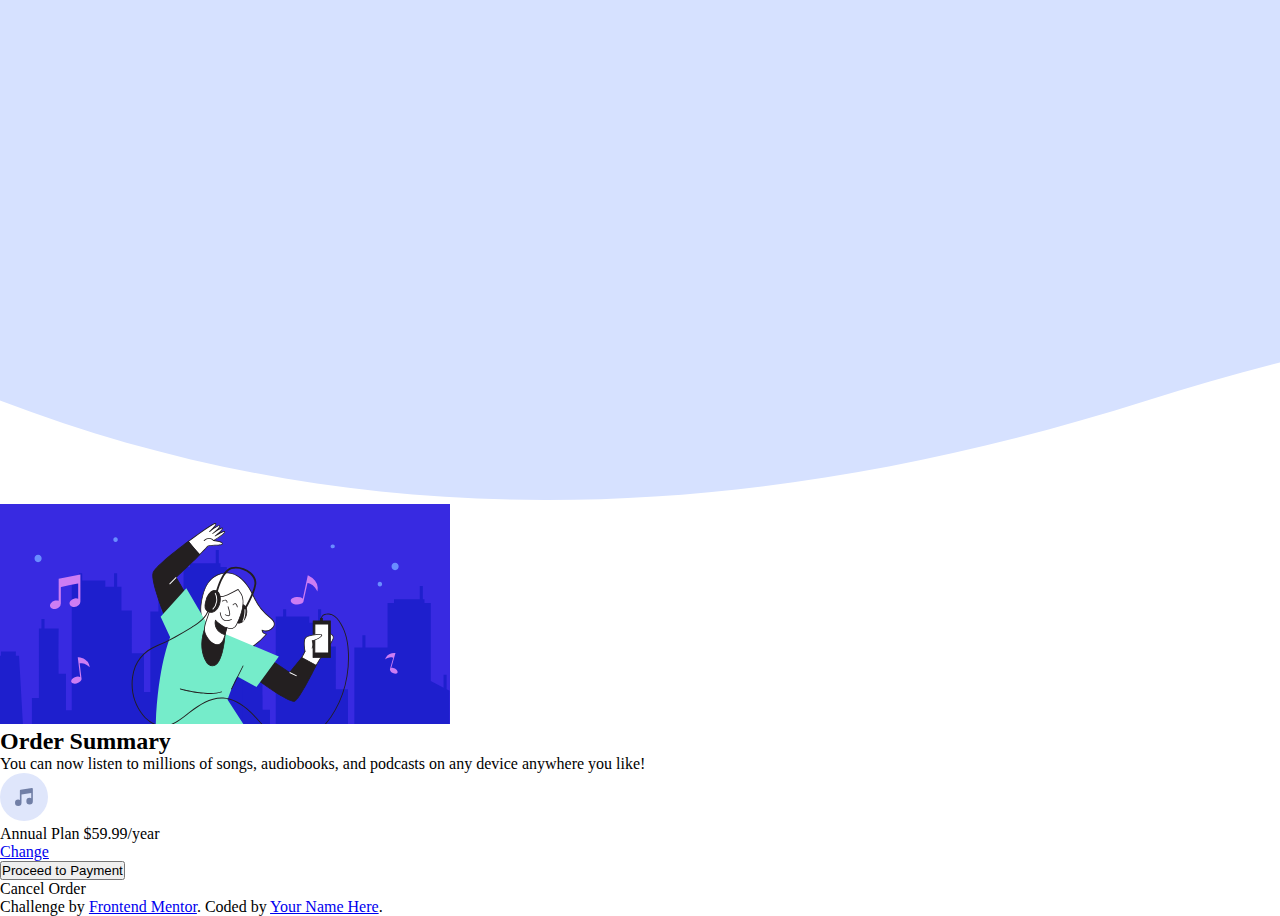
<file: HTML  CSS/Order Summaary/index.html>
<!DOCTYPE html>
<html lang="en">
<head>
  <meta charset="UTF-8">
  <meta name="viewport" content="width=device-width, initial-scale=1.0"> <!-- displays site properly based on user's device -->

  <link rel="icon" type="image/png" sizes="32x32" href="./images/favicon-32x32.png">
  
  <title>Frontend Mentor | Order summary card</title>

  <!-- Feel free to remove these styles or customise in your own stylesheet 👍 -->
  <link rel="stylesheet" href="./Stylesheets/stylesheet.css">
</head>

<body>
  <!-- TODO 
  1. Comment the code
  2. Rename the classes
  3. Create Ids if necessary -->

  
  <img class="pattern-desktop" src="./assets/pattern-background-desktop.svg" alt="pattern" width="2280px" height="500px">
  <div class="container">
    <div>
      <img src="./assets/illustration-hero.svg" alt="someone listening to music">
    </div>

    <div class="conatiner-2">
        <h2 class="heading">Order Summary</h2>

            <p class="content">You can now listen to millions of songs, audiobooks, and podcasts on any 
          device anywhere you like!</p>

            <div class="small-card">
              <div class="music">
                <img src="./assets/icon-music.svg" alt="">
                <div class="price-plan">
                  <span class="price-tag">Annual Plan</span>
                  <span class="price">$59.99/year</span>
                </div>
              </div>
              
              <a href="# ">Change</a>
            </div>

          <button class="button">Proceed to Payment</button>
          <br>

          <span class="button-2">Cancel Order</span>
    </div>
    
  </div>

  
  
  <div class="attribution">
    Challenge by <a href="https://www.frontendmentor.io?ref=challenge" target="_blank">Frontend Mentor</a>. 
    Coded by <a href="#">Your Name Here</a>.
  </div>
</body>
</html>
</file>
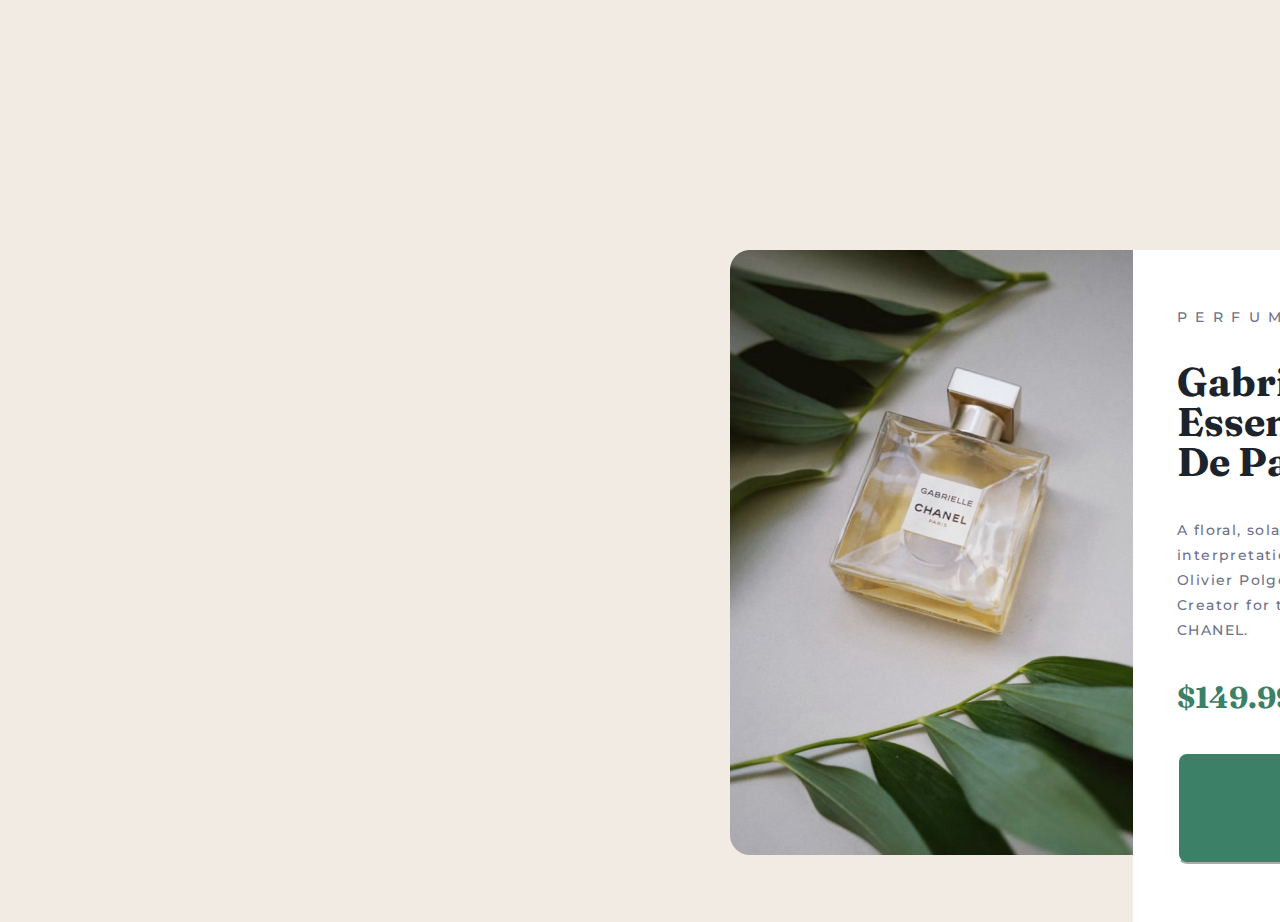
<file: HTML  CSS/Product Card/index.html>
<!DOCTYPE html>
<html lang="en">
<head>
    <meta charset="UTF-8">
    <meta name="viewport" content="width=device-width, initial-scale=1.0">
    <title>Frontend Mentor | Product preview card component</title>

    <link rel="stylesheet" href="./Stylesheets/stylesheet.css">
    <link rel="icon" type="image/png" sizes="32x32" href="./images/favicon-32x32.png">

    <!-- Fonts -->
    <!-- Montserrat -->
    <link rel="preconnect" href="https://fonts.googleapis.com">
    <link rel="preconnect" href="https://fonts.gstatic.com" crossorigin>
    <link href="https://fonts.googleapis.com/css2?family=Montserrat:wght@500;700&display=swap" rel="stylesheet">

    <!-- Fraunces -->
    <link rel="preconnect" href="https://fonts.googleapis.com">
    <link rel="preconnect" href="https://fonts.gstatic.com" crossorigin>
    <link href="https://fonts.googleapis.com/css2?family=Fraunces:opsz,wght@9..144,700&family=Montserrat:wght@500;700&display=swap" rel="stylesheet">


</head>
<body>
    <div class="card">

    <!-- Image content on left side -->
        <div class="left-container">
            <img src="./assets/images/image-product-desktop-1.png" alt="Gabrielle Essence Eau De perfume" width="403px" height="605px" />
        </div>
        
    <!-- Text content on the right side. -->
        <div class="right-container">
            
                <h3 class="heading-1">PERFUME</h3>
                    <h1 class="heading-2">Gabrielle Essence Eau De Parfum</h1>
                        <blockquote>
                            <p class="main-text ">
                                A floral, solar and voluptous 
                                interpretation composed by 
                                Olivier Polge, Perfumer-Creator 
                                for the house of CHANEL. 
                            </p>      
                        </blockquote>
                        <div class="prices">
                            <p class="newprice">$149.99</p>
                        <p class="oldprice">$169.99</p>
                        </div>
                        
                <button class="button"> 
                    <img src="./assets/images/icon-cart-1.png" alt="shopping cart" width="15" height="16">
                    <span class="button-text">Add to Cart</span>
                </button>
                
        </div>

    </div>
    
<!-- 
    <div class="attribution">
        Challenge by <a href="https://www.frontendmentor.io?ref=challenge" target="_blank">Frontend Mentor</a>. 
        Coded by <a href="#"> Mat-Dudley</a>.
    </div> -->
</body>
</html>
</file>
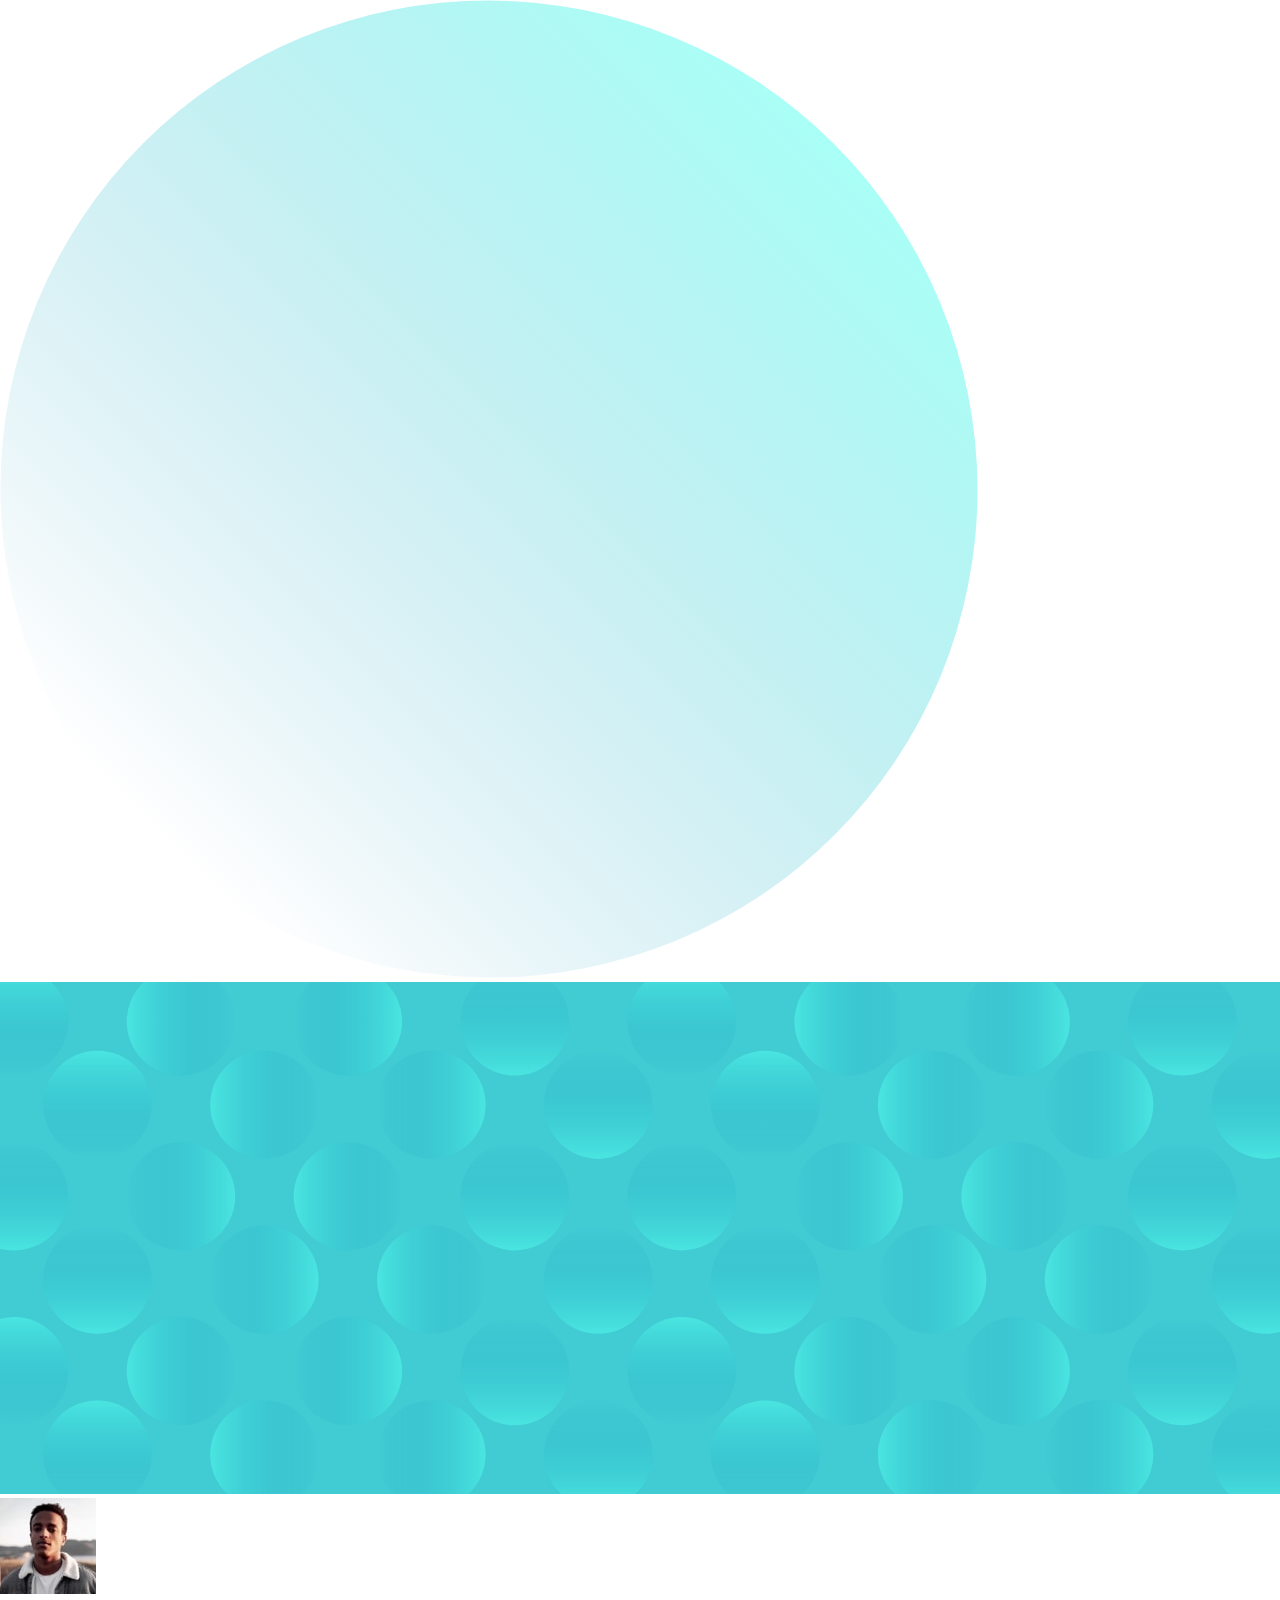
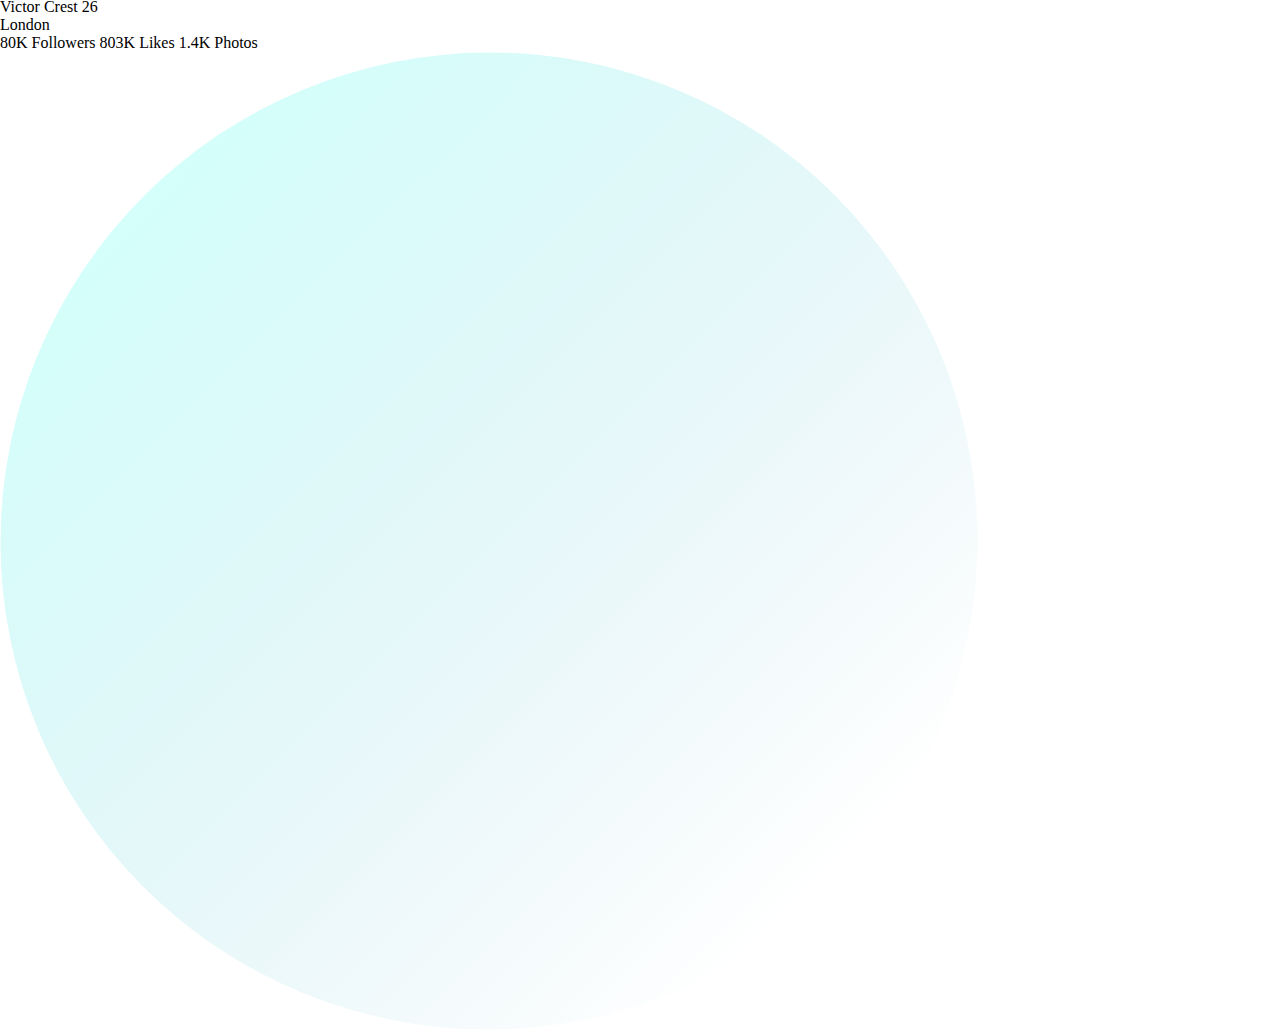
<file: HTML  CSS/Profile Card/index.html>
<!DOCTYPE html>
<html lang="en">
<head>
  <meta charset="UTF-8">
  <meta name="viewport" content="width=device-width, initial-scale=1.0"> <!-- displays site properly based on user's device -->

  <link rel="icon" type="image/png" sizes="32x32" href="./images/favicon-32x32.png">
  
  <title>Frontend Mentor | Profile card component</title>

  <link rel="stylesheet" href="./stylesheets/stylesheet.css">

  <!-- Kumbh Sans font family👍 -->
  <link rel="preconnect" href="https://fonts.googleapis.com">
  <link rel="preconnect" href="https://fonts.gstatic.com" crossorigin>
  <link href="https://fonts.googleapis.com/css2?family=Kumbh+Sans:wght@400;700&display=swap" rel="stylesheet">

</head>
<body>

  <div class="conatiner">
      <img class="pattern-top" src="./assets/bg-pattern-top.svg" alt="">

    <div class="container-2">
        
        <div class="top">
          <img src="./assets/bg-pattern-card.svg" alt="circular-blue gradient pattern"      width="100%">
        </div>

        <img class="teen-pic" src="./assets/image-victor.jpg" alt="picture of teen boy">
        
        <div class="Middle">
          <p>Victor Crest <span class="age">26</span>
          <br><span>London</span></p>

          <div class="bottom">
            <span class="col row-1">80K</span>
            <span class="col col-1">Followers</span>

            <span class="col row-1">803K</span>
            <span class="col col-1">Likes</span>

            <span class="col row-1">1.4K</span>
            <span class="col col-1">Photos</span>
          </div>

        </div>
    </div>

      <img class="pattern-bottom" src="./assets/bg-pattern-bottom.svg" alt="">
  </div>

  
  
  <!-- <div class="attribution">
    Challenge by <a href="https://www.frontendmentor.io?ref=challenge" target="_blank">Frontend Mentor</a>. 
    Coded by <a href="#">Your Name Here</a>.
  </div> -->
</body>
</html>
</file>
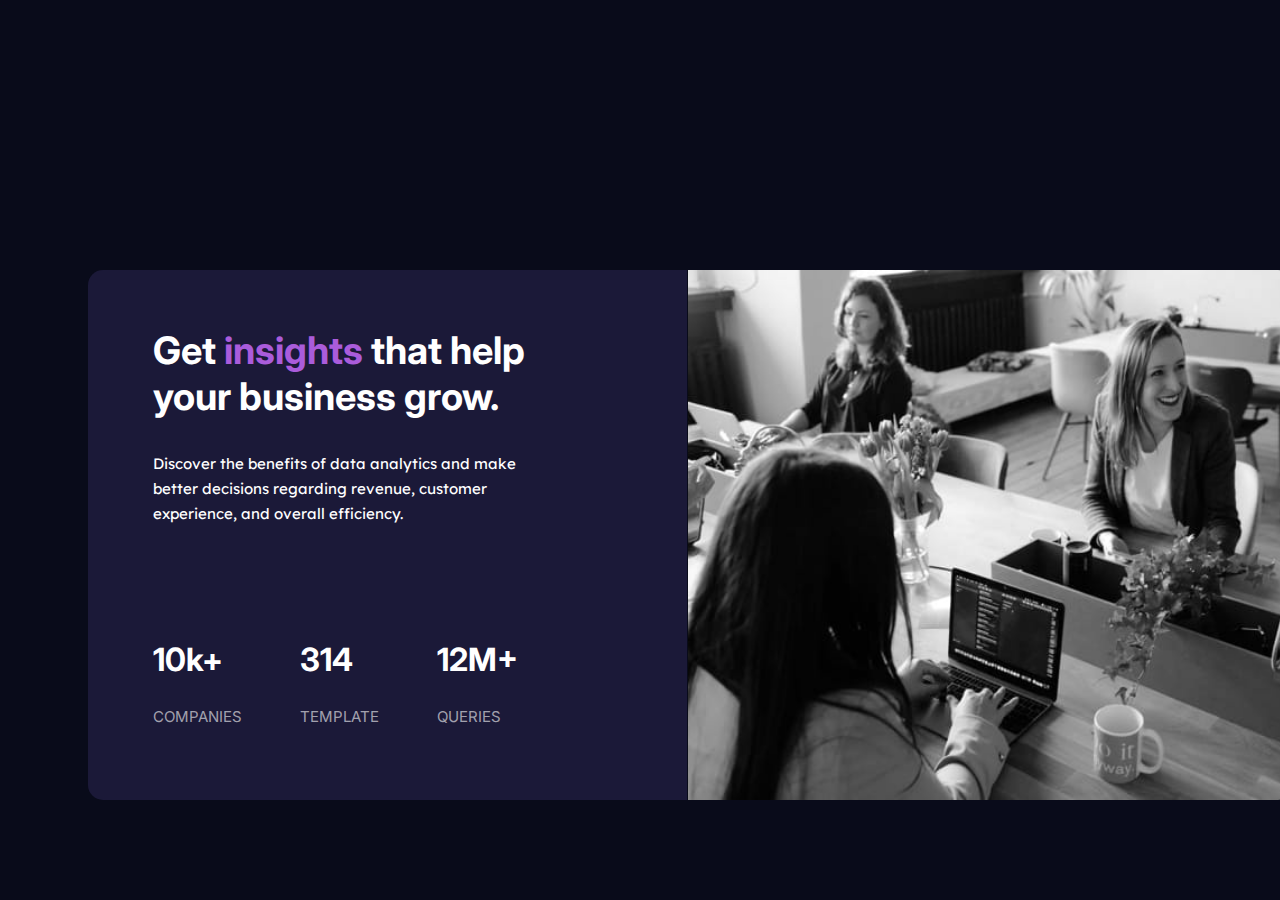
<file: HTML  CSS/Status Preview Card/index.html>
<!DOCTYPE html>
<html lang="en">
<head>
  <meta charset="UTF-8">
  <meta name="viewport" content="width=device-width, initial-scale=1.0"> <!-- displays site properly based on user's device -->

  <link rel="icon" type="image/png" sizes="32x32" href="./images/favicon-32x32.png">
  
  <title>Frontend Mentor | Stats preview card component</title>

  <link rel="stylesheet" href="./Stylesheets/stylesheet.css">

  <!-- Feel free to remove these styles or customise in your own stylesheet 👍 -->

  <!-- Fonts -->
  <!-- Inter font -->
  <link rel="preconnect" href="https://fonts.googleapis.com">
  <link rel="preconnect" href="https://fonts.gstatic.com" crossorigin>
  <link href="https://fonts.googleapis.com/css2?family=Inter:wght@400;700&display=swap" rel="stylesheet">

  <!-- Lexend Deca-->
  <link rel="preconnect" href="https://fonts.googleapis.com">
  <link rel="preconnect" href="https://fonts.gstatic.com" crossorigin>
  <link href="https://fonts.googleapis.com/css2?family=Lexend+Deca&display=swap" rel="stylesheet">

</head>
<body>

  <div class="card">

    <!-- The Content section -->
      <div class="left-container">

          <h1 class="heading">Get <span class="mini-text">insights</span> that help your business grow.</h1>

          <p class="main-text"> 
            Discover the benefits of data analytics and make
            <br>better decisions regarding revenue, customer 
            <br>experience, and overall efficiency.
          </p>
        
          <div class="stats">
            <div class="stat1">
              <span class="stat-metric">10k+</span><br>
              <span class="stat-name">COMPANIES</span>
            </div>
            <div class="stat2">
              <span class="stat-metric">314</span><br>
              <span class="stat-name">TEMPLATE</span>
            </div>
            <div class="stat3">
              <span class="stat-metric">12M+</span><br>
              <span class="stat-name">QUERIES</span>
            </div>
          </div>

      </div>

    <!-- Image section -->
      <div class="right-container">
        <img class="image" src="./assets/images/image-header-desktop.jpg" alt="tech-women" width="605px" height="530px">
      </div>

  </div>
  
 

  <!-- <div class="attribution">
    Challenge by <a href="https://www.frontendmentor.io?ref=challenge" target="_blank">Frontend Mentor</a>...
    Coded by <a href="#">Mat-Dudley</a>
  </div> -->
</body>
</html>
</file>
<file: HTML  CSS/Order Summaary/Stylesheets/stylesheet.css>
/* #TODO: 
1. Re-do the CSS and comment the code.
2. Apply stylings as form the top to bottom.
3. learn how to apply SVG as backgrounds. 
4. understand how to use overflow.

*/

* {
    margin: 0;
    padding: 0;
}
</file>
<file: HTML  CSS/Product Card/Stylesheets/stylesheet.css>
* { /* default stylings */
    margin: 0;
    padding: 0;
}

body {
    background-color: #F2ebe3;
    display: inline-flex;
    padding-top: 250px;
    padding-left: 730px;
    justify-content: center;
    align-items: flex-start;
}

.card {
    display: flex;
    align-items: flex-start;
}

/* Styling the right side containing the texts  */
.right-container {
    display: flex;
    padding: 58px 44px;
    border-radius: 0px 20px 20px 0px;
    background: #FFF;
    flex-direction: column;
    align-items: flex-start;
    gap: 36px;
}

.heading-1 { /*Styling the heading*/
    color: #6C7289;
    font-family: Montserrat;
    font-size: 14px;
    font-style: normal;
    font-weight: 500;
    line-height: normal;
    letter-spacing: 8.4px;
}

.heading-2 {
    width: 271px;
    color: #1C232B;
    font-family: Fraunces;
    font-size: 40px;
    font-style: normal;
    font-weight: 700;
    line-height: 40px;
}

.main-text { /*styling paragraph*/
    width: 271px;
    color: #6C7289;
    font-family: Montserrat;
    font-size: 14px;
    font-style: normal;
    font-weight: 500;
    line-height: 25px;
    letter-spacing: 1.4px;
}

/* styling the new and old prices */
.prices {
    display: flex;
    flex-direction: row;
    align-items: flex-start;
    gap: 40px;
}
.newprice {
    color: #3C8067;
    font-family: Fraunces;
    font-size: 30px;
    font-style: normal;
    font-weight: 700;
    line-height: normal;
}
.oldprice {
    color: #6C7289;
    font-family: Montserrat;
    font-size: 14px;
    font-style: normal;
    font-weight: 500;
    line-height: normal;
    text-decoration: line-through;
    padding: 5px 0px;
}

/* styling the Button */
.button {
    display: flex;
    /* overflow: hidden; */
    padding: 27px 104px;
    border-radius: 10px ;
    border-color: #FFF;
    background: #3C8067;
    /* justify-content: center; */
    /* align-items: center; */
    gap: 26px;
}

.button-text {
    color: #FFF;
    font-family: Montserrat;
    font-size: 14px;
    font-style: normal;
    font-weight: 500;
    line-height: normal;
}
</file>
<file: HTML  CSS/Profile Card/stylesheets/stylesheet.css>
* {
    margin: 0;
    padding: 0;
}
</file>
<file: HTML  CSS/Status Preview Card/Stylesheets/stylesheet.css>
* { /* default stylings*/
    margin: 0;
    padding: 0;
}

body {
    background-color: #090b1a;
    display: flex;
    padding-top: 270px;
    padding-left: 100px; 
    justify-content: center;
    align-items: flex-start;
}

.card {
    display: flex;
    align-items: flex-start;
    gap: 1px; /*just for testing*/
}

/* styling the heading, paragraphs and stats */
.left-container {
    display: flex;
    position: relative;
    height: 400px;
    padding: 57px 126px 73px 65px;
    border-radius: 15px 0px 0px 15px;
    background: #1B1938;
    flex-direction: column;
    align-items: flex-start;
    gap: 10px;
}
.heading { 
  color: #FFF;
  width: 408px;
  font-family: Inter;
  font-size: 38px;
  font-style: normal;
  font-weight: 700;
  line-height: normal;
}
/*styling the word **insights** */
.mini-text { 
    color: #AA5CDB;
    font-family: Inter;
    font-size: 38px;
    font-style: normal;
    font-weight: 700;
    line-height: normal;
}

.main-text {
    color: #FFF;
    font-family: Lexend Deca;
    font-size: 15px;
    font-style: normal;
    font-weight: 400;
    line-height: 25px;
    padding-top: 22px;
}

/* Styling the stats */
.stats {
    display: flex;
    position: absolute;
    left: 65px;
    bottom: 73.955px;
    align-items: flex-start;
    gap: 58px;
}
.stat1 {
    display: flex;
    flex-direction: column;
    align-items: flex-start;
    gap: 5px;
}
.stat2 {
    display: flex;
    position: relative;
    flex-direction: column;
    align-items: flex-start;
    gap: 5px;
}
.stat3 {
    display: flex;
    flex-direction: column;
    align-items: flex-start;
    gap: 5px;
}
.stat-metric {
    color: #FFF;
    font-family: Inter;
    font-size: 32px;
    font-style: normal;
    font-weight: 700;
    line-height: normal;
}
.stat-name {
    color: rgba(255, 255, 255, 0.60);
    font-family: Inter;
    font-size: 15px;
    font-style: normal;
    font-weight: 400;
    line-height: normal;
    text-transform: uppercase;
}

/* styling the image */
/* .right-container {

} */

.image {
    border-radius: 0px 15px 15px 0px;
    background: linear-gradient(0deg, rgba(170, 92, 219, 0.50) 0%, rgba(170, 92, 219, 0.50) 100%), url(), lightgray 50% / cover no-repeat;
}
</file>
